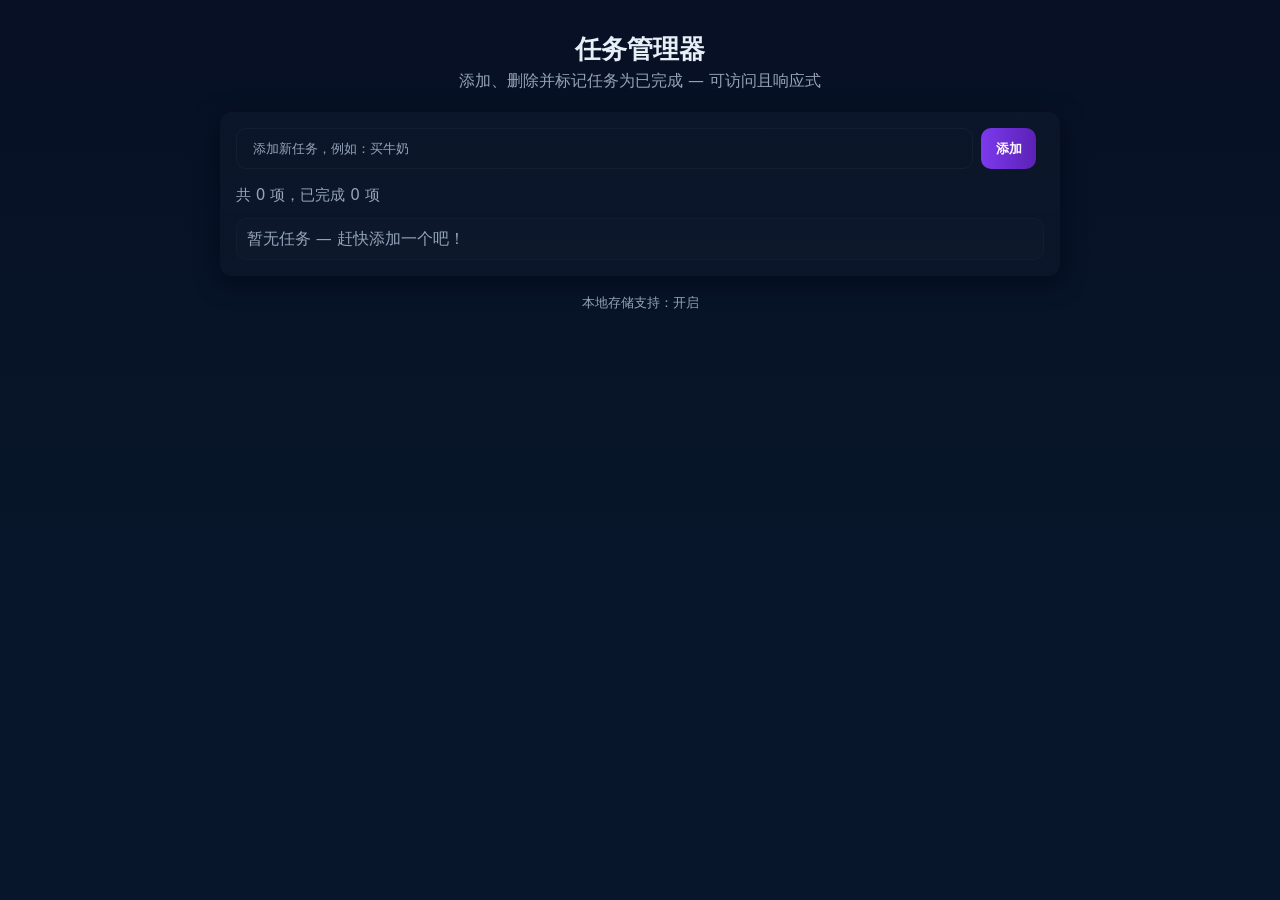
<file: index.html>
<!DOCTYPE html>
<html lang="zh-CN">
	<head>
		<meta charset="utf-8" />
		<meta name="viewport" content="width=device-width,initial-scale=1" />
		<title>任务管理器</title>
		<link rel="stylesheet" href="styles.css" />
	</head>
	<body>
		<header class="site-header">
			<h1>任务管理器</h1>
			<p class="lead">添加、删除并标记任务为已完成 — 可访问且响应式</p>
		</header>

		<main class="container" id="main">
			<section aria-labelledby="add-task-heading" class="task-panel">
				<h2 id="add-task-heading" class="visually-hidden">添加任务</h2>
				<form id="task-form" class="task-form" aria-describedby="task-form-desc">
					<p id="task-form-desc" class="visually-hidden">输入任务名称后按回车或点击添加。</p>
						<label for="task-input" class="visually-hidden">任务名称</label>
						<input type="text" id="task-input" name="task" placeholder="添加新任务，例如：买牛奶" autocomplete="off" required />
						<button type="submit" class="btn primary">添加</button>
						<div id="task-error" class="error" role="alert" aria-live="assertive"></div>
				</form>

				<div class="controls">
					<div class="stats" id="task-stats" aria-live="polite"></div>
				</div>

				<ul id="task-list" class="task-list" aria-live="polite"></ul>
			</section>
		</main>

		<footer class="site-footer">
			<small>本地存储支持：<span id="storage-status">开启</span></small>
		</footer>

		<script src="app.js" defer></script>
	</body>
</html>
</file>
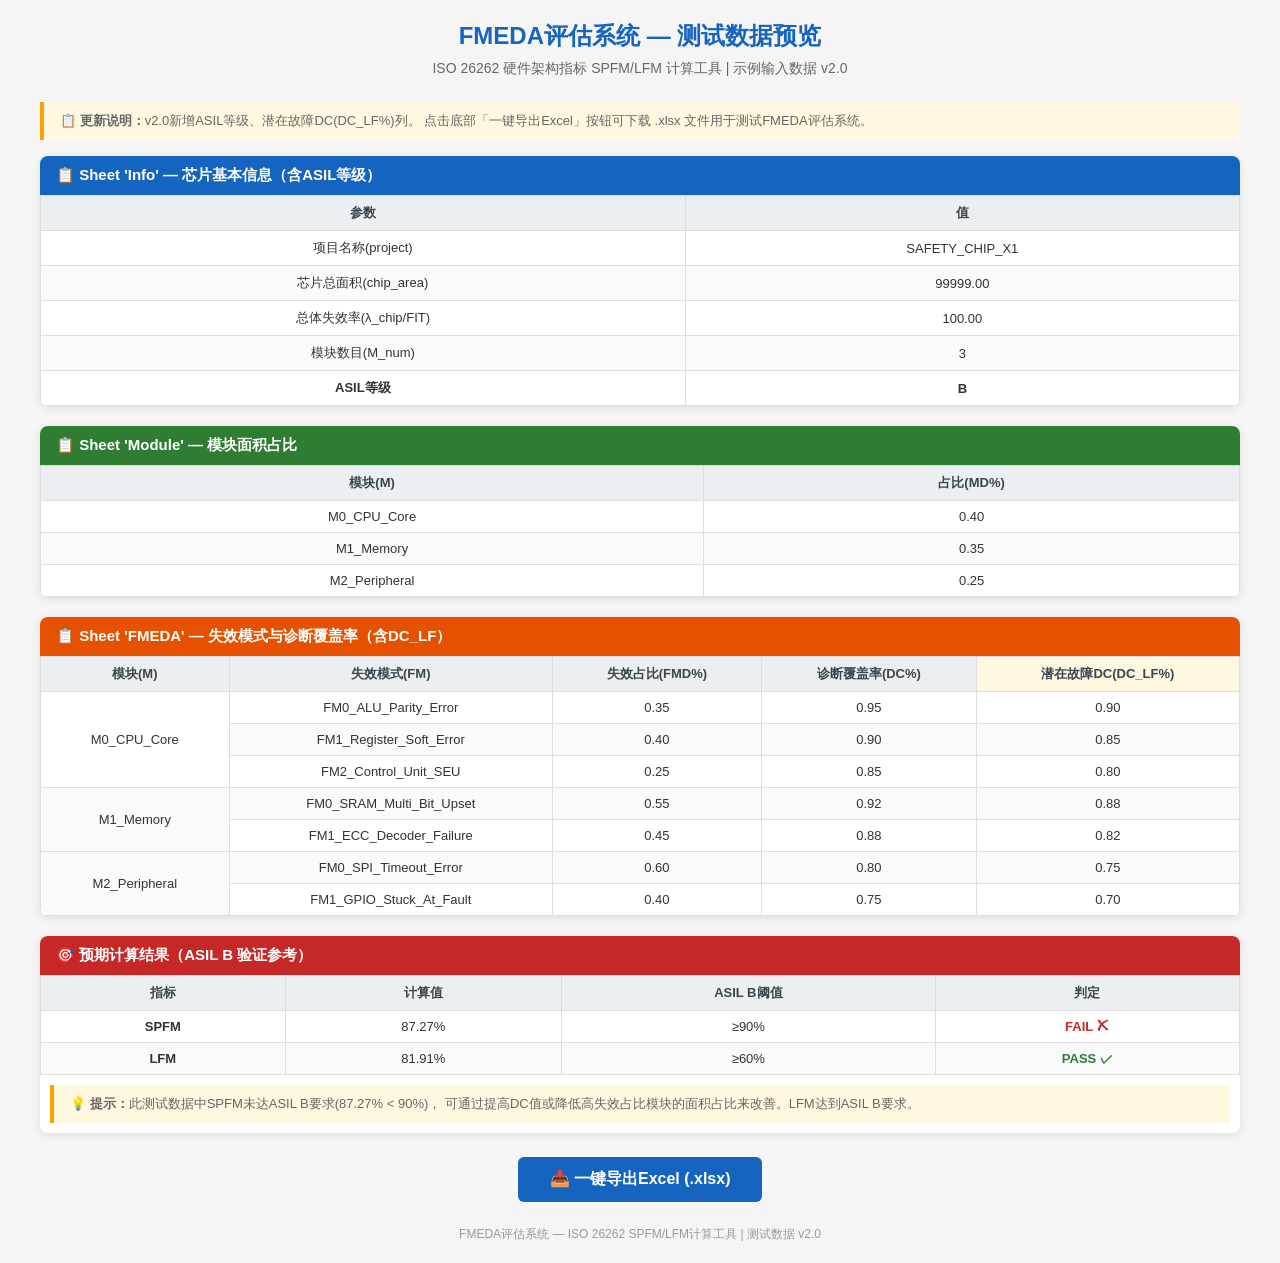
<file: fmeda_estimate/test_data/example_input.html>
<!DOCTYPE html>
<html lang="zh-CN">
<head>
<meta charset="UTF-8">
<meta name="viewport" content="width=device-width, initial-scale=1.0">
<title>FMEDA评估系统 — 测试数据预览</title>
<script src="https://cdn.sheetjs.com/xlsx-0.20.1/package/dist/xlsx.full.min.js"></script>
<style>
  * { box-sizing: border-box; margin: 0; padding: 0; }
  body { font-family: "微软雅黑", "Microsoft YaHei", sans-serif; background: #F5F5F5; color: #333; padding: 20px; }
  .container { max-width: 1200px; margin: 0 auto; }
  h1 { text-align: center; color: #1565C0; margin-bottom: 8px; font-size: 24px; }
  .subtitle { text-align: center; color: #666; margin-bottom: 24px; font-size: 14px; }
  .section { background: #fff; border-radius: 8px; box-shadow: 0 2px 8px rgba(0,0,0,0.1); margin-bottom: 20px; overflow: hidden; }
  .section-header { background: #37474F; color: #fff; padding: 10px 16px; font-weight: bold; font-size: 15px; }
  .section-header.info { background: #1565C0; }
  .section-header.module { background: #2E7D32; }
  .section-header.fmeda { background: #E65100; }
  .section-header.result { background: #C62828; }
  table { width: 100%; border-collapse: collapse; }
  th, td { border: 1px solid #ddd; padding: 8px 12px; text-align: center; font-size: 13px; }
  th { background: #ECEFF1; font-weight: bold; color: #37474F; }
  tr:nth-child(even) { background: #FAFAFA; }
  tr:hover { background: #E3F2FD; }
  .btn-container { text-align: center; margin: 24px 0; }
  .btn-export {
    display: inline-block; padding: 12px 32px; background: #1565C0; color: #fff;
    border: none; border-radius: 6px; font-size: 16px; font-weight: bold; cursor: pointer;
    transition: background 0.2s;
  }
  .btn-export:hover { background: #0D47A1; }
  .btn-export::before { content: "📥 "; }
  .footer { text-align: center; color: #999; font-size: 12px; margin-top: 20px; }
  .note { background: #FFF8E1; border-left: 4px solid #FFA000; padding: 10px 16px; margin: 16px 0; font-size: 13px; color: #666; }
  .pass { color: #2E7D32; font-weight: bold; }
  .fail { color: #C62828; font-weight: bold; }
  .new-col { background: #FFF8E1; }
</style>
</head>
<body>
<div class="container">

  <h1>FMEDA评估系统 — 测试数据预览</h1>
  <p class="subtitle">ISO 26262 硬件架构指标 SPFM/LFM 计算工具 | 示例输入数据 v2.0</p>

  <div class="note">
    <strong>📋 更新说明：</strong>v2.0新增ASIL等级、潜在故障DC(DC_LF%)列。
    点击底部「一键导出Excel」按钮可下载 .xlsx 文件用于测试FMEDA评估系统。
  </div>

  <!-- ======== Sheet 1: Info ======== -->
  <div class="section">
    <div class="section-header info">📋 Sheet 'Info' — 芯片基本信息（含ASIL等级）</div>
    <table id="table-info">
      <thead><tr><th>参数</th><th>值</th></tr></thead>
      <tbody>
        <tr><td>项目名称(project)</td><td>SAFETY_CHIP_X1</td></tr>
        <tr><td>芯片总面积(chip_area)</td><td>99999.00</td></tr>
        <tr><td>总体失效率(λ_chip/FIT)</td><td>100.00</td></tr>
        <tr><td>模块数目(M_num)</td><td>3</td></tr>
        <tr><td style="font-weight:bold;">ASIL等级</td><td style="font-weight:bold;">B</td></tr>
      </tbody>
    </table>
  </div>

  <!-- ======== Sheet 2: Module ======== -->
  <div class="section">
    <div class="section-header module">📋 Sheet 'Module' — 模块面积占比</div>
    <table id="table-module">
      <thead><tr><th>模块(M)</th><th>占比(MD%)</th></tr></thead>
      <tbody>
        <tr><td>M0_CPU_Core</td><td>0.40</td></tr>
        <tr><td>M1_Memory</td><td>0.35</td></tr>
        <tr><td>M2_Peripheral</td><td>0.25</td></tr>
      </tbody>
    </table>
  </div>

  <!-- ======== Sheet 3: FMEDA ======== -->
  <div class="section">
    <div class="section-header fmeda">📋 Sheet 'FMEDA' — 失效模式与诊断覆盖率（含DC_LF）</div>
    <table id="table-fmeda">
      <thead>
        <tr>
          <th>模块(M)</th>
          <th>失效模式(FM)</th>
          <th>失效占比(FMD%)</th>
          <th>诊断覆盖率(DC%)</th>
          <th class="new-col">潜在故障DC(DC_LF%)</th>
        </tr>
      </thead>
      <tbody>
        <tr><td rowspan="3">M0_CPU_Core</td><td>FM0_ALU_Parity_Error</td><td>0.35</td><td>0.95</td><td>0.90</td></tr>
        <tr><td>FM1_Register_Soft_Error</td><td>0.40</td><td>0.90</td><td>0.85</td></tr>
        <tr><td>FM2_Control_Unit_SEU</td><td>0.25</td><td>0.85</td><td>0.80</td></tr>
        <tr><td rowspan="2">M1_Memory</td><td>FM0_SRAM_Multi_Bit_Upset</td><td>0.55</td><td>0.92</td><td>0.88</td></tr>
        <tr><td>FM1_ECC_Decoder_Failure</td><td>0.45</td><td>0.88</td><td>0.82</td></tr>
        <tr><td rowspan="2">M2_Peripheral</td><td>FM0_SPI_Timeout_Error</td><td>0.60</td><td>0.80</td><td>0.75</td></tr>
        <tr><td>FM1_GPIO_Stuck_At_Fault</td><td>0.40</td><td>0.75</td><td>0.70</td></tr>
      </tbody>
    </table>
  </div>

  <!-- ======== 预期结果 ======== -->
  <div class="section">
    <div class="section-header result">🎯 预期计算结果（ASIL B 验证参考）</div>
    <table>
      <thead><tr><th>指标</th><th>计算值</th><th>ASIL B阈值</th><th>判定</th></tr></thead>
      <tbody>
        <tr><td><strong>SPFM</strong></td><td>87.27%</td><td>≥90%</td><td class="fail">FAIL ✗</td></tr>
        <tr><td><strong>LFM</strong></td><td>81.91%</td><td>≥60%</td><td class="pass">PASS ✓</td></tr>
      </tbody>
    </table>
    <div class="note" style="margin:10px;">
      <strong>💡 提示：</strong>此测试数据中SPFM未达ASIL B要求(87.27% &lt; 90%)，
      可通过提高DC值或降低高失效占比模块的面积占比来改善。LFM达到ASIL B要求。
    </div>
  </div>

  <!-- 导出按钮 -->
  <div class="btn-container">
    <button class="btn-export" onclick="exportToExcel()">一键导出Excel (.xlsx)</button>
  </div>
  <p class="footer">FMEDA评估系统 — ISO 26262 SPFM/LFM计算工具 | 测试数据 v2.0</p>
</div>

<script>
  function exportToExcel() {
    var wb = XLSX.utils.book_new();

    // Sheet 1: Info
    var infoTable = document.getElementById('table-info');
    var infoSheet = XLSX.utils.table_to_sheet(infoTable, {raw: true});
    XLSX.utils.book_append_sheet(wb, infoSheet, 'Info');

    // Sheet 2: Module
    var moduleTable = document.getElementById('table-module');
    var moduleSheet = XLSX.utils.table_to_sheet(moduleTable, {raw: true});
    XLSX.utils.book_append_sheet(wb, moduleSheet, 'Module');

    // Sheet 3: FMEDA（手动构建，含合并单元格和DC_LF列）
    var fmedaData = [
      ['模块(M)', '失效模式(FM)', '失效占比(FMD%)', '诊断覆盖率(DC%)', '潜在故障DC(DC_LF%)'],
      ['M0_CPU_Core', 'FM0_ALU_Parity_Error', 0.35, 0.95, 0.90],
      [null, 'FM1_Register_Soft_Error', 0.40, 0.90, 0.85],
      [null, 'FM2_Control_Unit_SEU', 0.25, 0.85, 0.80],
      ['M1_Memory', 'FM0_SRAM_Multi_Bit_Upset', 0.55, 0.92, 0.88],
      [null, 'FM1_ECC_Decoder_Failure', 0.45, 0.88, 0.82],
      ['M2_Peripheral', 'FM0_SPI_Timeout_Error', 0.60, 0.80, 0.75],
      [null, 'FM1_GPIO_Stuck_At_Fault', 0.40, 0.75, 0.70]
    ];
    var fmedaSheet = XLSX.utils.aoa_to_sheet(fmedaData);
    fmedaSheet['!merges'] = [
      {s: {r:1,c:0}, e: {r:3,c:0}},
      {s: {r:4,c:0}, e: {r:5,c:0}},
      {s: {r:6,c:0}, e: {r:7,c:0}},
    ];
    XLSX.utils.book_append_sheet(wb, fmedaSheet, 'FMEDA');

    XLSX.writeFile(wb, 'example_input.xlsx');
  }
</script>
</body>
</html>
</file>
<file: styles.css>
:root{
  --bg:#0f1724;
  --card:#0b1220;
  --muted:#94a3b8;
  --accent:#7c3aed;
  --success:#10b981;
  --danger:#ef4444;
  --surface:#0b1220;
  --text:#e6eef8;
  --radius:12px;
}

*{box-sizing:border-box}
html,body{height:100%}
body{
  margin:0;
  font-family:Inter,system-ui,-apple-system,Segoe UI,Roboto,"Helvetica Neue",Arial;
  background:linear-gradient(180deg,#071024 0%, #07162a 60%);
  color:var(--text);
  -webkit-font-smoothing:antialiased;
  -moz-osx-font-smoothing:grayscale;
  padding:2rem 1rem;
}

.container{max-width:840px;margin:0 auto}
.site-header{text-align:center;margin-bottom:1.25rem}
.site-header h1{margin:0;font-size:1.6rem}
.lead{color:var(--muted);margin:0.25rem 0 0}

.task-panel{background:linear-gradient(180deg, rgba(255,255,255,0.02), rgba(255,255,255,0.01));padding:1rem;border-radius:var(--radius);box-shadow:0 6px 24px rgba(2,6,23,0.6)}
.task-form{display:flex;gap:.5rem;margin-bottom:1rem}
.task-form input[type="text"]{flex:1;padding:.75rem 1rem;border-radius:10px;border:1px solid rgba(255,255,255,0.04);background:transparent;color:var(--text);outline:none}
.task-form input::placeholder{color:var(--muted)}
.btn{padding:.6rem .9rem;border-radius:10px;border:0;cursor:pointer;font-weight:600}
.btn.primary{background:linear-gradient(90deg,var(--accent),#5b21b6);color:white}
.btn.ghost{background:transparent;border:1px solid rgba(255,255,255,0.04);color:var(--text)}

/* Validation styles */
.error{color:var(--danger);margin-top:.5rem;font-size:.95rem}
.input-error{box-shadow:0 0 0 3px rgba(239,68,68,0.12);border-color:var(--danger)}

.controls{display:flex;justify-content:space-between;align-items:center;margin-bottom:.75rem}
.stats{color:var(--muted);font-size:.95rem}

.task-list{list-style:none;padding:0;margin:0;display:flex;flex-direction:column;gap:.5rem}
.task-item{display:flex;align-items:center;gap:.75rem;padding:.6rem;border-radius:10px;background:rgba(255,255,255,0.01);border:1px solid rgba(255,255,255,0.02)}
.task-item .label{flex:1;display:flex;align-items:center;gap:.75rem}
.task-item input[type="checkbox"]{width:1.1rem;height:1.1rem;border-radius:.25rem;accent-color:var(--accent)}
.task-text{font-size:1rem}
.task-text.completed{text-decoration:line-through;color:var(--muted)}
.task-actions{display:flex;gap:.5rem}
.icon-btn{background:transparent;border:0;color:var(--muted);cursor:pointer;padding:.4rem;border-radius:6px}
.icon-btn:focus{outline:2px solid rgba(124,58,237,0.2);outline-offset:2px}
.delete{color:var(--danger)}

.site-footer{max-width:840px;margin:1rem auto 0;text-align:center;color:var(--muted)}

.visually-hidden{position:absolute!important;height:1px;width:1px;overflow:hidden;clip:rect(1px,1px,1px,1px);white-space:nowrap}

@media (max-width:520px){
  .task-form{flex-direction:column}
  .btn{width:100%}
}

/* Focus visible for keyboard users */
:focus{outline:none}
:focus-visible{outline:3px solid rgba(124,58,237,.14);outline-offset:2px}
</file>
